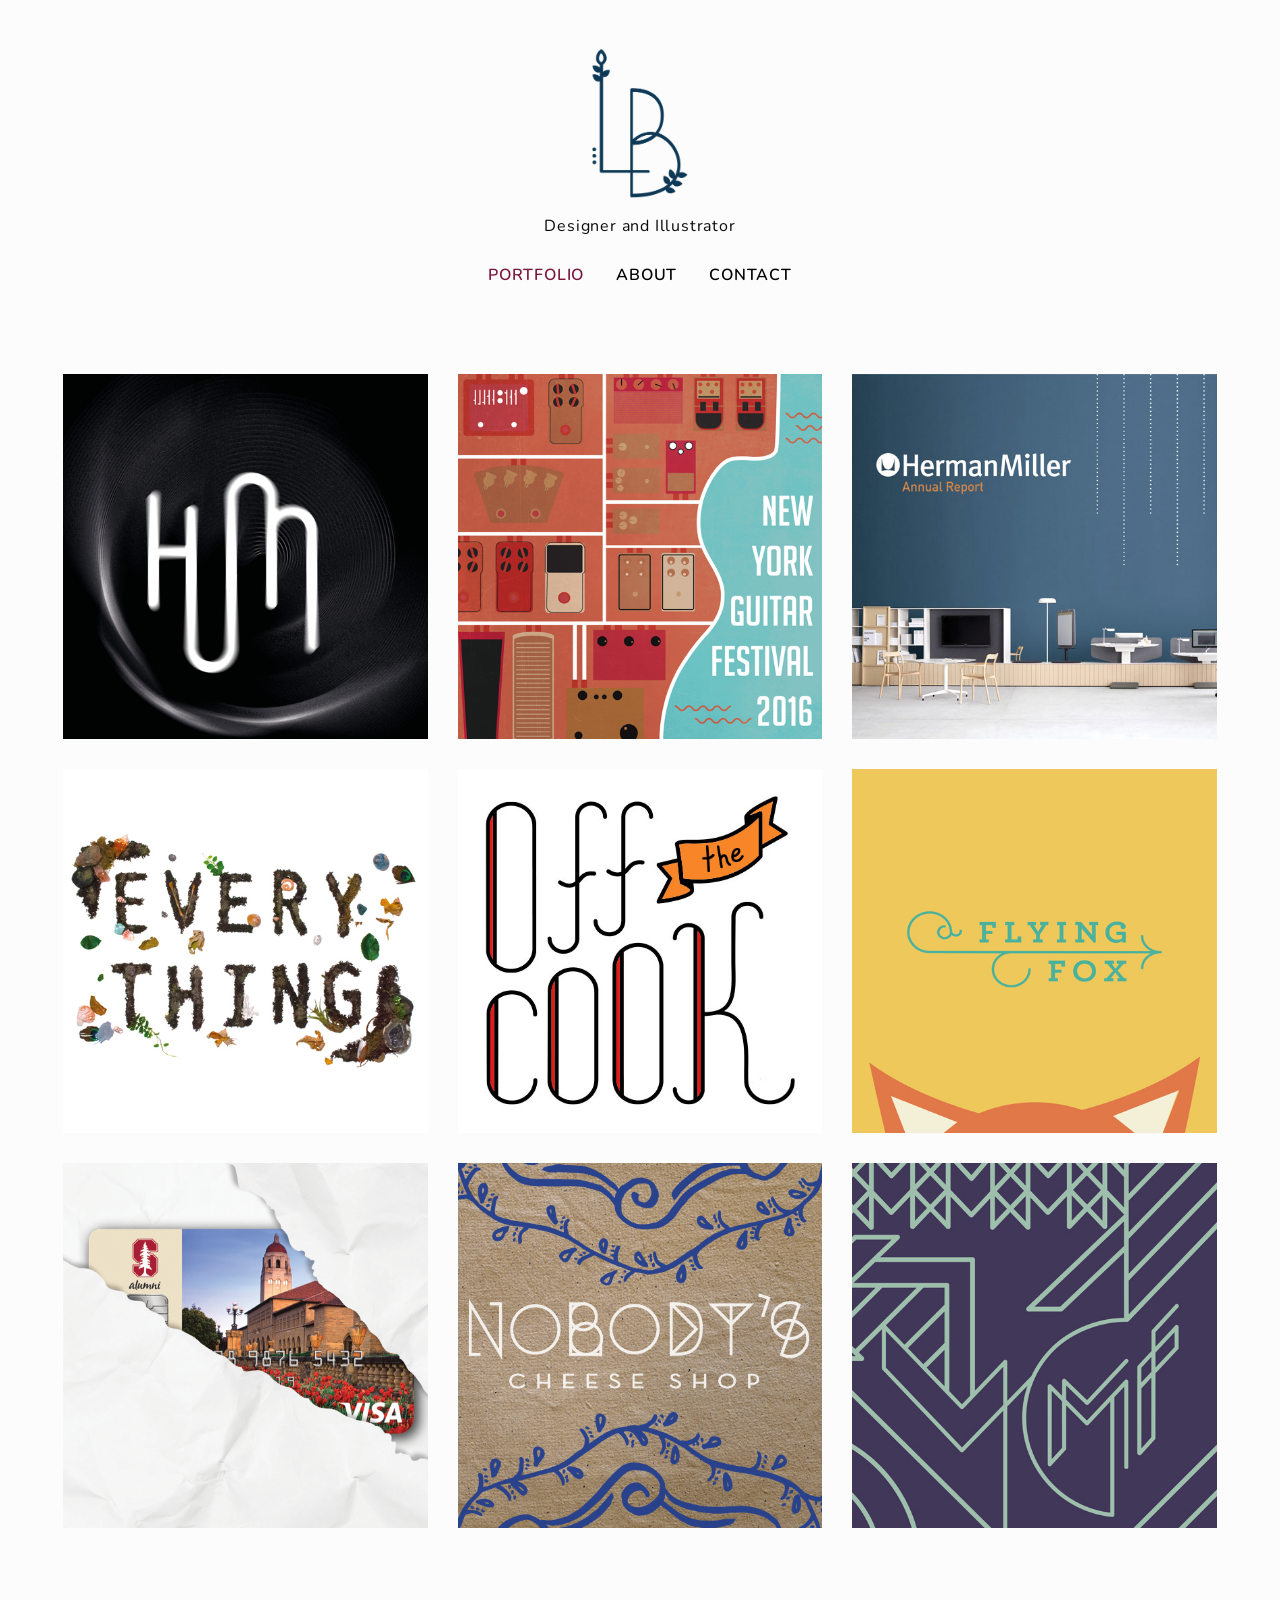
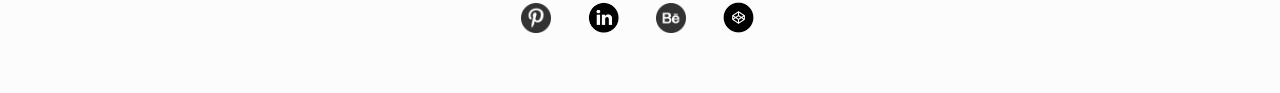
<file: index.html>
<!doctype html>
<html class="no-js" lang="en" dir="ltr">
<head>
  <meta charset="utf-8">
  <meta http-equiv="x-ua-compatible" content="ie=edge">
  <meta name="viewport" content="width=device-width, initial-scale=1.0">
  <title>Foundation for Sites</title>
  <link href="https://fonts.googleapis.com/css?family=Montserrat|Nunito" rel="stylesheet">
  <link rel="stylesheet" href="css/foundation.css">
  <link rel="stylesheet" href="css/app.css">
</head>
<body>

  <!-- Header Nav -->
  <div class="row">
    <div class="column">
      <div class="header-nav">
        <img src="img/logo.png" alt="" width="100">
        <p class="header-nav-subtitle">Designer and Illustrator</p>
        <div class="menu-centered">
          <ul class="menu">
            <li><a href="index.html" class="header-nav-link is-active">Portfolio</a></li>
            <li><a href="about.html" class="header-nav-link">About</a></li>
            <li><a href="contact.html" class="header-nav-link">Contact</a></li>
          </ul>
        </div>
      </div>
    </div>
  </div>

  <!-- Gallery -->
  <div class="content">
    <div class="row small-up-2 medium-up-3">
      <div class="column column-block">
        <a href="#"><img src="img/thumb-1.jpg" alt=""></a>
      </div>
      <div class="column column-block">
        <a href="#"><img src="img/thumb-2.jpg" alt=""></a>
      </div>
      <div class="column column-block">
        <a href="#"><img src="img/thumb-3.jpg" alt=""></a>
      </div>
      <div class="column column-block">
        <a href="#"><img src="img/thumb-4.jpg" alt=""></a>
      </div>
      <div class="column column-block">
        <a href="#"><img src="img/thumb-5.jpg" alt=""></a>
      </div>
      <div class="column column-block">
        <a href="#"><img src="img/thumb-6.jpg" alt=""></a>
      </div>
      <div class="column column-block">
        <a href="#"><img src="img/thumb-7.jpg" alt=""></a>
      </div>
      <div class="column column-block">
        <a href="#"><img src="img/thumb-8.jpg" alt=""></a>
      </div>
      <div class="column column-block">
        <a href="#"><img src="img/thumb-9.jpg" alt=""></a>
      </div>
    </div>
  </div>

  <!-- Footer -->
  <div class="row">
    <div class="column">
      <div class="menu-centered">
        <ul class="menu">
          <li><a href="#"><img src="img/pinterest.png" alt="" width="30"></a></li>
          <li><a href="#"><img src="img/linkedin.png" alt="" width="33"></a></li>
          <li><a href="#"><img src="img/behance.png" alt="" width="30"></a></li>
          <li><a href="#"><img src="img/codepen.png" alt="" width="33"></a></li>
        </ul>
      </div>
    </div>
  </div>

  <script src="js/vendor/jquery.js"></script>
  <script src="js/vendor/what-input.js"></script>
  <script src="js/vendor/foundation.js"></script>
  <script src="js/app.js"></script>
</body>
</html>
</file>
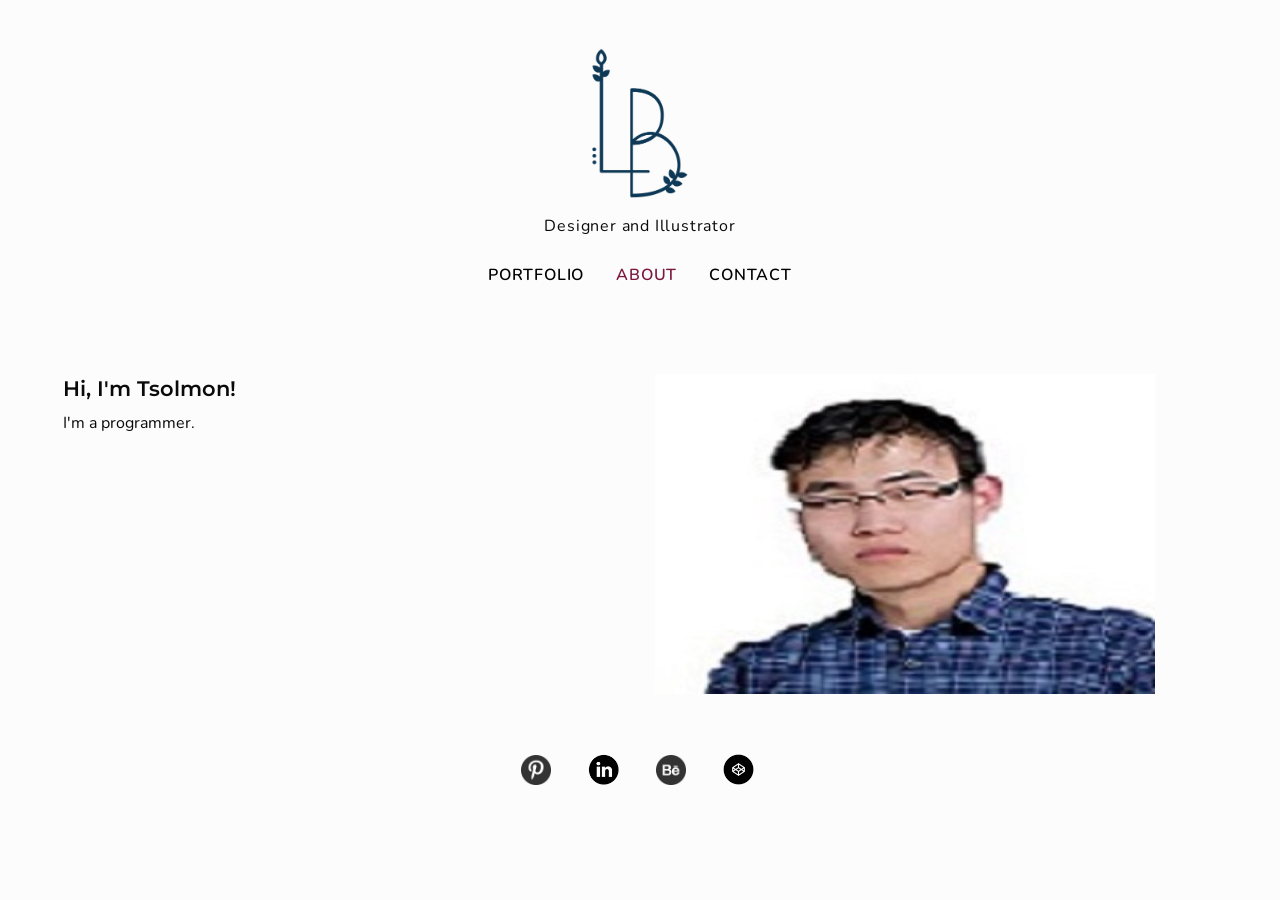
<file: about.html>
<!doctype html>
<html class="no-js" lang="en" dir="ltr">
<head>
  <meta charset="utf-8">
  <meta http-equiv="x-ua-compatible" content="ie=edge">
  <meta name="viewport" content="width=device-width, initial-scale=1.0">
  <title>Foundation for Sites</title>
  <link href="https://fonts.googleapis.com/css?family=Montserrat|Nunito" rel="stylesheet">
  <link rel="stylesheet" href="css/foundation.css">
  <link rel="stylesheet" href="css/app.css">
</head>
<body>

  <!-- Header Nav -->
  <div class="row">
    <div class="column">
      <div class="header-nav">
        <img src="img/logo.png" alt="" width="100">
        <p class="header-nav-subtitle">Designer and Illustrator</p>
        <div class="menu-centered">
          <ul class="menu">
            <li><a href="index.html" class="header-nav-link">Portfolio</a></li>
            <li><a href="about.html" class="header-nav-link is-active">About</a></li>
            <li><a href="contact.html" class="header-nav-link">Contact</a></li>
          </ul>
        </div>
      </div>
    </div>
  </div>

  <div class="content">
    <div class="row">
      <div class="small-12 medium-6 column medium-push-6">
        <img src="img/Tsolmon.jpg" alt="" class="about-pic">
      </div>
      <div class="small-12 medium-6 column medium-pull-6">
        <h1>Hi, I'm Tsolmon!</h1>
        <p>I'm a programmer. </p>
      </div>
    </div>
  </div>

  <!-- Footer -->
  <div class="row">
    <div class="column">
      <div class="menu-centered">
        <ul class="menu">
          <li><a href="#"><img src="img/pinterest.png" alt="" width="30"></a></li>
          <li><a href="#"><img src="img/linkedin.png" alt="" width="33"></a></li>
          <li><a href="#"><img src="img/behance.png" alt="" width="30"></a></li>
          <li><a href="#"><img src="img/codepen.png" alt="" width="33"></a></li>
        </ul>
      </div>
    </div>
  </div>

  <script src="js/vendor/jquery.js"></script>
  <script src="js/vendor/what-input.js"></script>
  <script src="js/vendor/foundation.js"></script>
  <script src="js/app.js"></script>
</body>
</html>
</file>
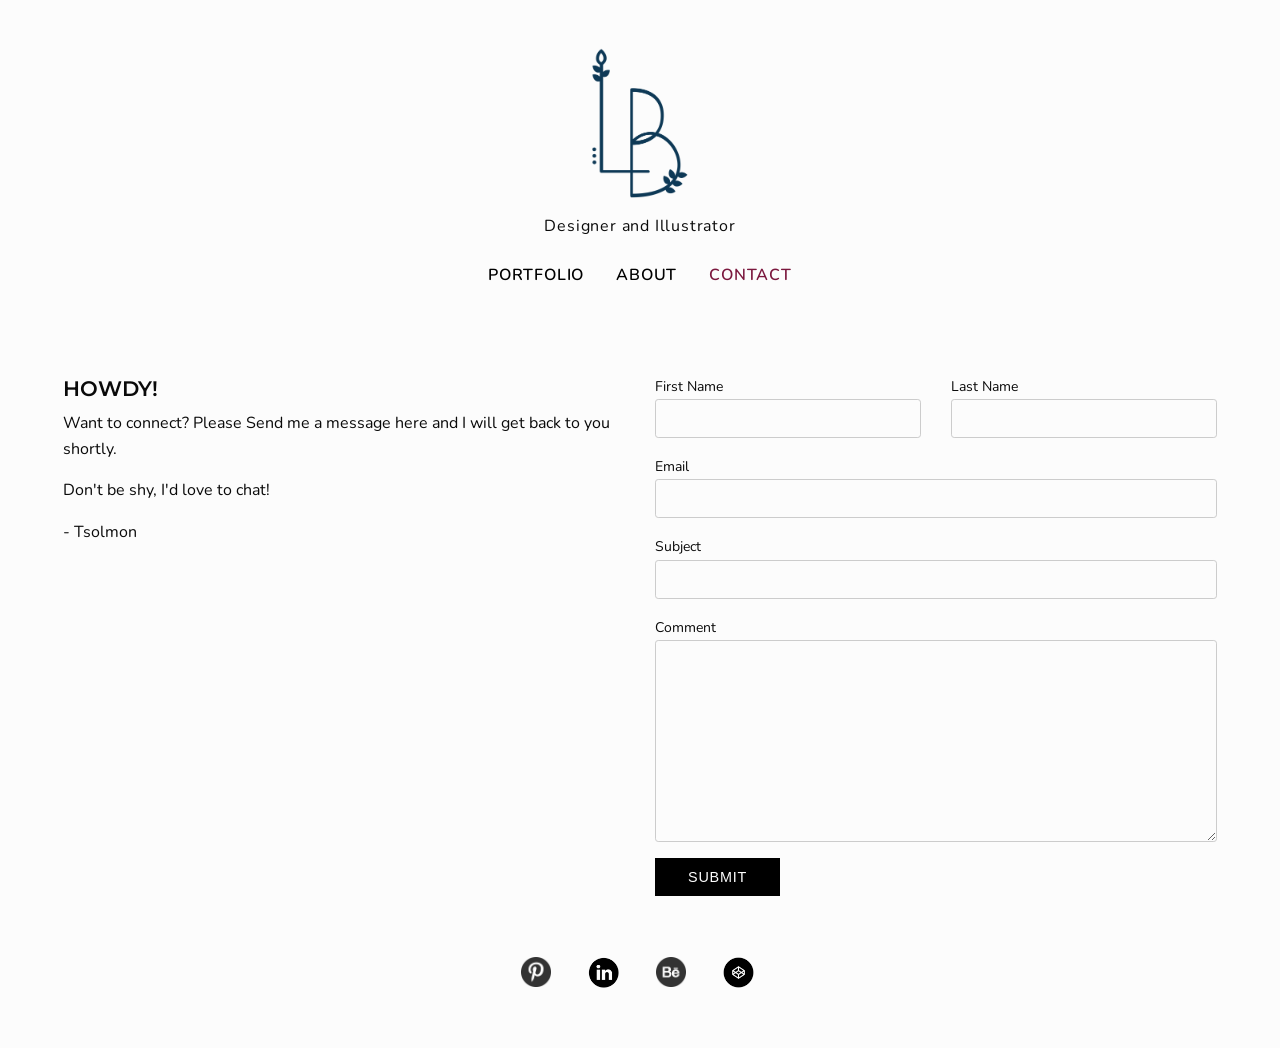
<file: contact.html>
<!doctype html>
<html class="no-js" lang="en" dir="ltr">
<head>
  <meta charset="utf-8">
  <meta http-equiv="x-ua-compatible" content="ie=edge">
  <meta name="viewport" content="width=device-width, initial-scale=1.0">
  <title>Foundation for Sites</title>
  <link href="https://fonts.googleapis.com/css?family=Montserrat|Nunito" rel="stylesheet">
  <link rel="stylesheet" href="css/foundation.css">
  <link rel="stylesheet" href="css/app.css">
</head>
<body>

  <!-- Header Nav -->
  <div class="row">
    <div class="column">
      <div class="header-nav">
        <img src="img/logo.png" alt="" width="100">
        <p class="header-nav-subtitle">Designer and Illustrator</p>
        <div class="menu-centered">
          <ul class="menu">
            <li><a href="index.html" class="header-nav-link">Portfolio</a></li>
            <li><a href="about.html" class="header-nav-link">About</a></li>
            <li><a href="contact.html" class="header-nav-link is-active">Contact</a></li>
          </ul>
        </div>
      </div>
    </div>
  </div>

  <div class="content">
    <div class="row">
      <div class="small-12 medium-6 column">
        <h1>HOWDY!</h1>
        <p>Want to connect? Please Send me a message here and I will get back to you shortly.</p>
        <p>Don't be shy, I'd love to chat!</p>
        <p>- Tsolmon</p>
      </div>
      <div class="small-12 medium-6 column">
        <form>
          <div class="row">
            <div class="medium-6 column">
              <label for="first-name">First Name</label>
              <input type="text" id="first-name" class="contact-form-field">
            </div>
            <div class="medium-6 column">
              <label for="last-name">Last Name</label>
              <input type="text" id="last-name" class="contact-form-field">
            </div>
          </div>
          <div class="row column">
            <label for="email">Email</label>
            <input type="text" id="email" class="contact-form-field">
          </div>
          <div class="row column">
            <label for="subject">Subject</label>
            <input type="text" id="subject" class="contact-form-field">
          </div>
          <div class="row column">
            <label for="comment">Comment</label>
            <textarea name="comment" id="comment" cols="10" rows="10" class="contact-form-field"></textarea>
          </div>
          <input type="submit" value="Submit" class="button contact-submit">
        </form>
      </div>
    </div>
  </div>

  <!-- Footer -->
  <div class="row">
    <div class="column">
      <div class="menu-centered">
        <ul class="menu">
          <li><a href="#"><img src="img/pinterest.png" alt="" width="30"></a></li>
          <li><a href="#"><img src="img/linkedin.png" alt="" width="33"></a></li>
          <li><a href="#"><img src="img/behance.png" alt="" width="30"></a></li>
          <li><a href="#"><img src="img/codepen.png" alt="" width="33"></a></li>
        </ul>
      </div>
    </div>
  </div>

  <script src="js/vendor/jquery.js"></script>
  <script src="js/vendor/what-input.js"></script>
  <script src="js/vendor/foundation.js"></script>
  <script src="js/app.js"></script>
</body>
</html>
</file>
<file: css/app.css>
body {
  background-color: #FCFCFC;
  font-family: 'Nunito', sans-serif;
  margin: 3rem;
}

h1 {
  font-size: 1.3rem;
  font-family: "montserrat", Helvetica, Roboto, Arial, sans-serif;
  font-weight: 600;
}

.header-nav {
  text-align: center;
  margin-bottom: 3rem;
}

.header-nav img {
  margin-bottom: 1rem;
}

.header-nav-subtitle {
  font-size: 1rem;
  letter-spacing: .05rem;
}

.header-nav-link {
  text-transform: uppercase;
  font-weight: 600;
  color: #000;
  padding: 0px;
  letter-spacing: .05rem;
}

.header-nav-link:hover {
  color: #BB7676;
}

.is-active {
  color: #7b183e;
}

.content {
  margin: 2rem 0;
}

.about-pic {
  margin-bottom: 1rem;
}

.contact-form-field {
  border-radius: .2rem;
  border-color: #ccc;
  box-shadow: none;
  background-color: #FCFCFC;
}

.contact-form-field:focus {
  background-color: #fff;
  border-color: #ccc;
  box-shadow: none;
}

.contact-submit {
  padding: .7rem 2rem;
  background-color: #000;
  text-transform: uppercase;
  letter-spacing: .05rem;
}

.contact-submit:hover {
  background-color: #000;
  opacity: .8;
}
</file>
